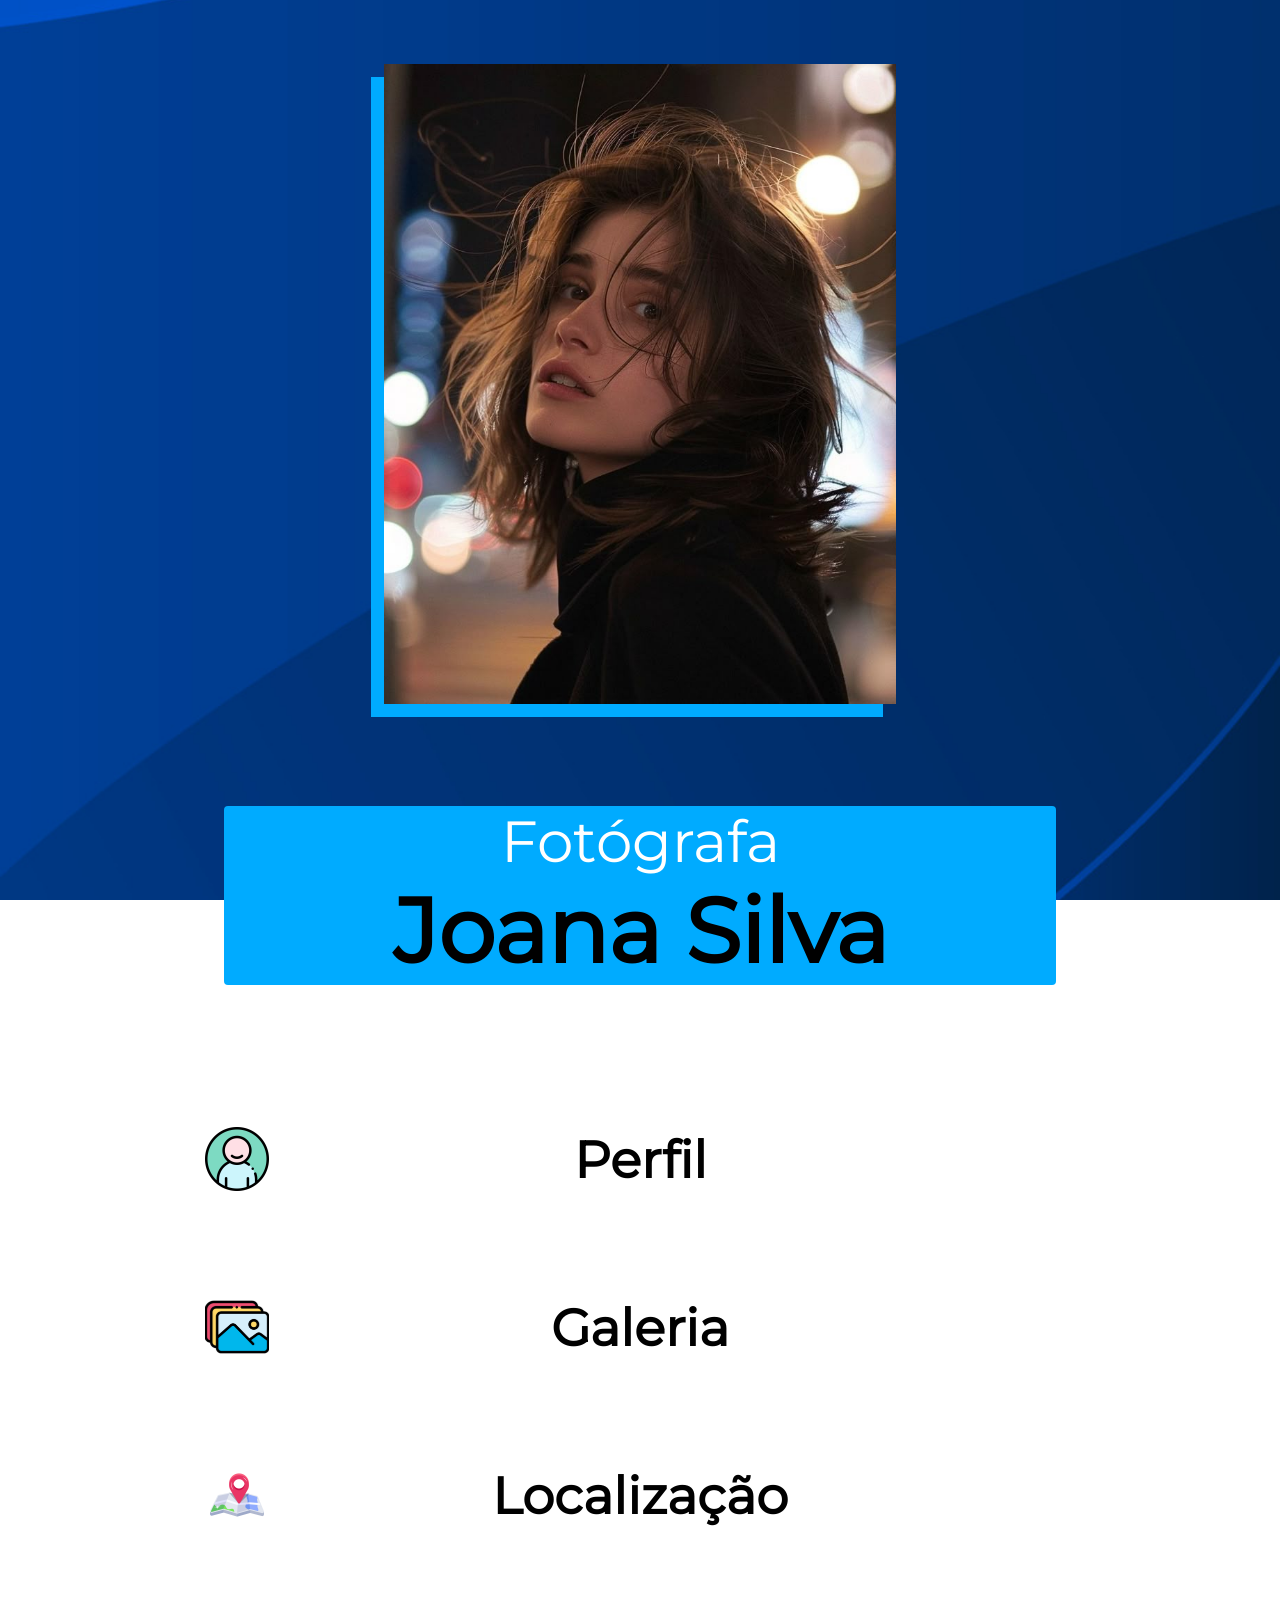
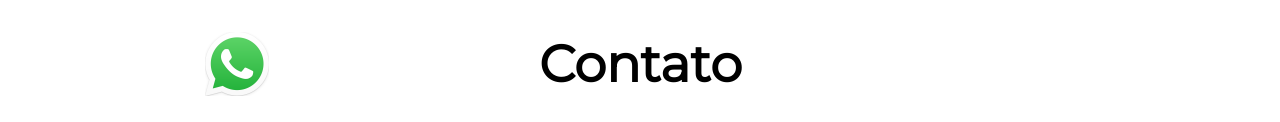
<file: index.html>
<!DOCTYPE html>
<html lang="pt">
<head>
    <meta charset="UTF-8">
    <meta name="viewport" content="width=device-width, initial-scale=1.0">
    <meta name="theme-color" content="#00028a">
    <link rel="stylesheet" media="screen and (orientation: portrait)" href="style.css">
    <link rel="stylesheet" media="screen and (orientation: landscape)" href="landscape.css">
    <title>Cartão de Visita</title>
</head>
<body>
    
    <section id="box-foto">
        <div id="fotografia"></div>
        
    </section>
    
    <section id="nomes">
        <legend>Fotógrafa</legend>
        <h2>Joana Silva</h2>
        
    </section>
    
    <section id="opcoes">
        
        <div class="box-opcoes">
            <div class="icon" id="iconUm"></div>
            <legend>Perfil</legend>
        </div>
        
        <div class="box-opcoes">
            <div class="icon" id="iconDois"></div>
            <legend>Galeria</legend>
        </div>
        
        <div class="box-opcoes">
            <div class="icon" id="iconTres"></div>
            <legend>Localização</legend>
        </div>
        
        <div class="box-opcoes">
            <div class="icon" id="iconQuatro"></div>
            <legend>Contato</legend>
        </div>
    </section>
    
</body>
<script src="app.js"></script>
</html>
</file>
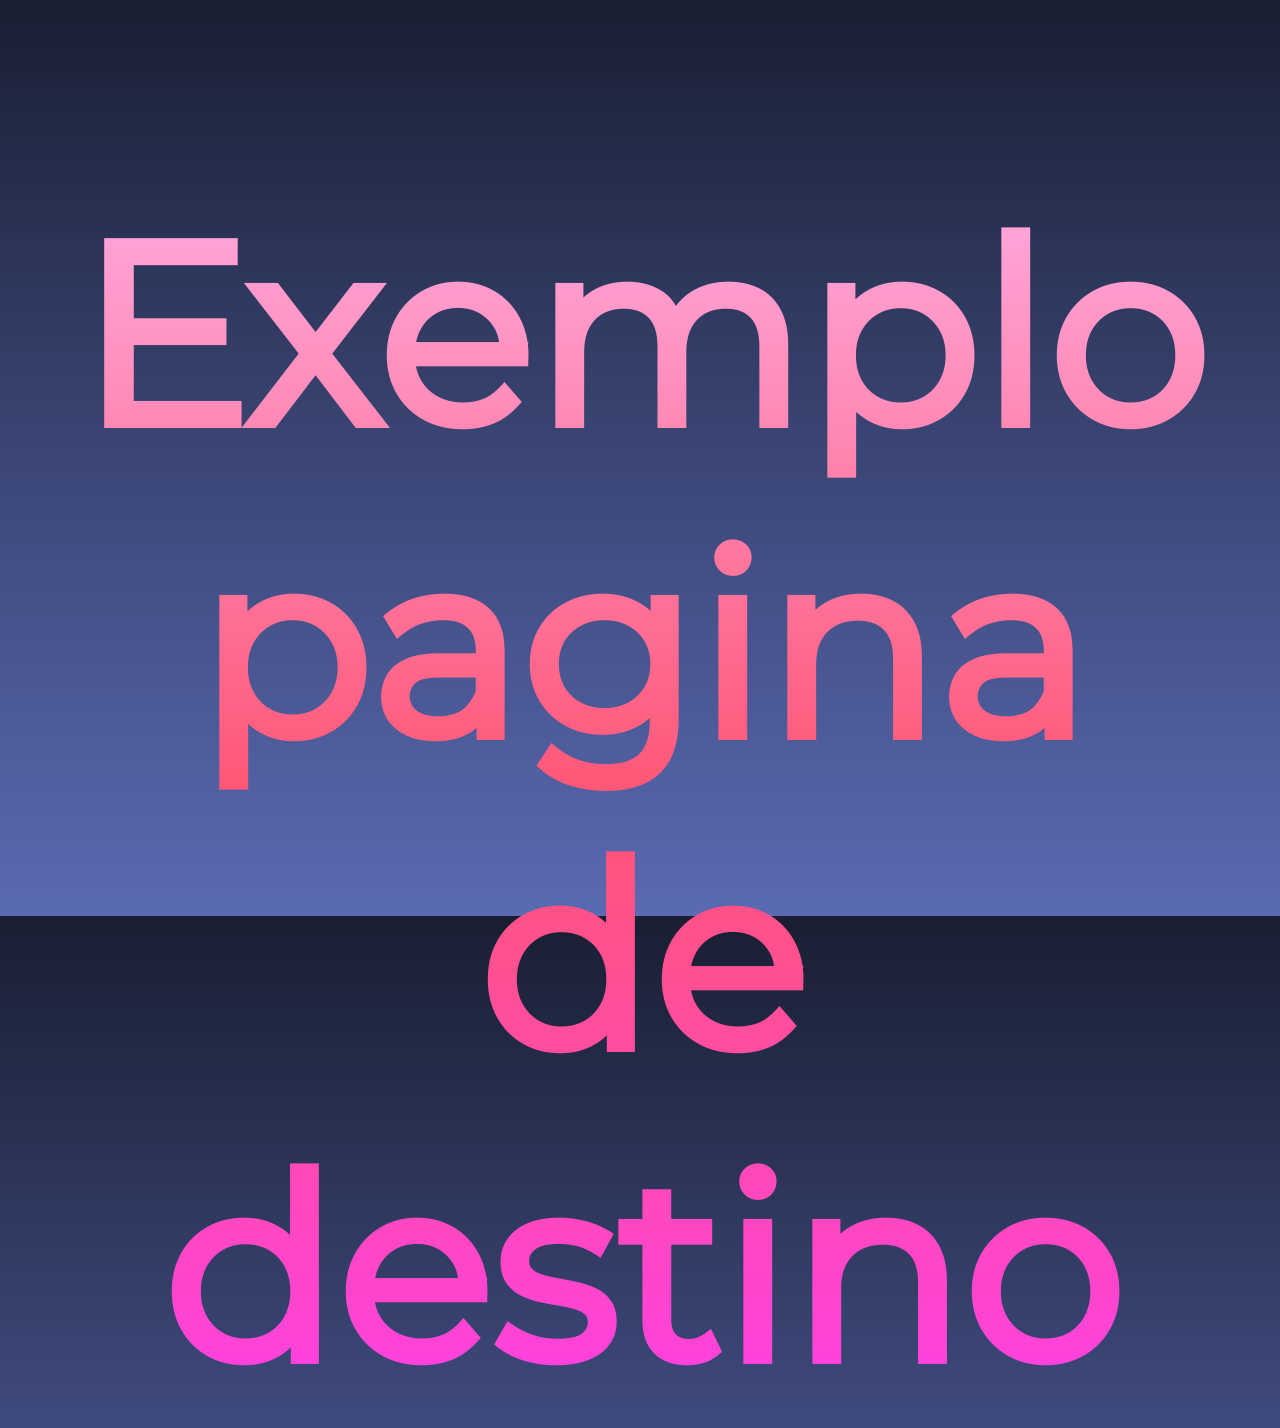
<file: exemple.html>
<!DOCTYPE html>
<html lang="pt">
<head>
    <meta charset="UTF-8">
    <meta name="viewport" content="width=device-width, initial-scale=1.0">
    <title>Exemplo de pagina</title>
    <style>
        
        @font-face  {
            font-family: 'montserrat';
            src: url('./font/Montserrat-Regular.ttf');
        }
        
        body {
            height: 100vh;
            background: linear-gradient(to bottom, #191e32, #3b4676, #5a6ab3);
            display: grid;
            align-items: center;
        }
        
        h1 {
            font-size: 20vw;
            font-family: 'montserrat';
            background: linear-gradient(to bottom, #ffaadf, #ff5574, #ff40e7);
            background-clip: text;
            color: transparent;
            text-align: center;
            
        }
        
        
    </style>
</head>
<body>
    
    <h1>Exemplo pagina de destino</h1>
    
</body>
</html>
</file>
<file: style.css>
* {
    margin: 0;
    padding: 0;
}

@font-face  {
    font-family: 'montserrat';
    src: url('./font/Montserrat-Regular.ttf');
}


body {
    height: 100vh;
    background-image: url('./img/back.jpg');
    background-size: cover;
    background-attachment: fixed;
}




#box-foto {
    width: 100vw;
    height: 40vh;
    display: flex;
    justify-content: center;
    align-items: center;
    margin: 10vw 0 0 0;
}

#fotografia {
    width: 50vw;
    height: 60vw;
    background-image: url('./img/perfil.jpg');
    background-size: cover;
    background-position: center center;
}

#fotografia:before {
    content: '';
    min-width: 50vw;
    min-height: 60vw;
    background-color: #00abff;
    position: absolute;
    z-index: -1;
    margin: 1vw 0 0 -1vw;
    
}

#nomes {
    width: 70vw;
    text-align: center;
    font-family: 'montserrat';
    margin-top: 3vw;
    background-color: #00abff;
    margin-left: 50%;
    transform: translateX(-50%);
    padding: 2vw 0 2vw 0;
    border-radius: 4px;
}

#nomes legend {
    color: white;
    font-size: 5vw;
}

#nomes h2 {
    color: black;
    font-size: 8vw;
}






#opcoes {
    margin-top: 10vh;
}

#opcoes .box-opcoes {
    width: 80vw;
    height: 12vw;
    background-color: whitesmoke;
    margin-left: 50%;
    margin-top: 5vw;
    transform: translateX(-50%);
    border-radius: 4px;
    display: flex;
    align-items: center;
}

.box-opcoes:hover:before {
    content: '';
    width: 80vw;
    height: 12vw;
    background-color: orange;
    position: absolute;
    animation: barra 200ms linear;
    z-index: -1;
}

.icon {
    width: 10vw;
    height: 10vw;
    margin-left: 1vw;
    position: absolute;
}

.box-opcoes legend {
    width: 100%;
    text-align: center;
    display: block;
    font-family: 'montserrat';
    font-weight: 600;
}


#iconUm {
    background-image: url('./img/perfil.png');
    background-size: cover;
}

#iconDois {
    background-image: url('./img/galeria.png');
    background-size: cover;
}

#iconTres {
    background-image: url('./img/mapa.png');
    background-size: cover;
}

#iconQuatro {
    background-image: url('./img/whatsapp.png');
    background-size: cover;
}



@keyframes barra {
    0% {
        width: 10vw;
    }
    
    50% {
        width: 50vw;
    }
    
    100% {
        width: 80vw;
    }
}
</file>
<file: landscape.css>
* {
    margin: 0;
    padding: 0;
}

@font-face  {
    font-family: 'montserrat';
    src: url('./font/Montserrat-Regular.ttf');
}



body {
    background-image: url('./img/back.jpg');
    background-size: cover;
    background-attachment: fixed;
    background-position: center center;
}



#box-foto {
    width: 100vw;
    display: flex;
    justify-content: center;
}

#fotografia {
    width: 40vw;
    height: 50vw;
    margin: 5vw 0 0 0;
    background-image: url('./img/perfil.jpg');
    background-size: cover;
    background-position: center center;
}

#fotografia:before {
    content: '';
    width: 40vw;
    height: 50vw;
    position: absolute;
    z-index: -1;
    margin: 1vw 0 0 -1vw;
    background-color: #00abff;
}


#nomes {
    width: 65vw;
    margin-left: 50%;
    margin-top: 8vw;
    transform: translateX(-50%);
    text-align: center;
    background-color: #00abff;
    border-radius: 4px;
    font-family: 'montserrat';
}

#nomes legend {
    font-size: 4.5vw;
    color: white;
}

#nomes h2 {
    font-size: 7vw;
}

#opcoes {
    width: 100vw;
    display: grid;
    margin-top: 5vw;
    justify-content: center;
}

.box-opcoes {
    width: 70vw;
    height: 13vh;
    background-color: white;
    border-radius: 4px;
    margin-top: 4vw;
    display: flex;
    align-items: center;
    text-align: center;
}

.box-opcoes:hover:before {
    content: '';
    width: 70vw;
    height: 13vh;
    background-color: orange;
    position: absolute;
    animation: loading 200ms linear;
}

@keyframes loading {
    0% {
        width: 0vw;
    }
    
    100% {
        width: 70vw;
    }
}



.box-opcoes .icon {
    width: 5vw;
    height: 5vw;
    position: absolute;
    margin-left: 1vw;
}

#iconUm {
    background-image: url('./img/perfil.png');
    background-size: cover;
}

#iconDois {
    background-image: url('./img/galeria.png');
    background-size: cover;
}

#iconTres {
    background-image: url('./img/mapa.png');
    background-size: cover;
}

#iconQuatro {
    background-image: url('./img/whatsapp.png');
    background-size: cover;
}


.box-opcoes legend {
    width: 100%;
    display: block;
    text-align: center;
    font-family: 'montserrat';
    font-weight: 600;
    position: relative;
    z-index: 2;
    font-size: 4vw;
}
</file>
